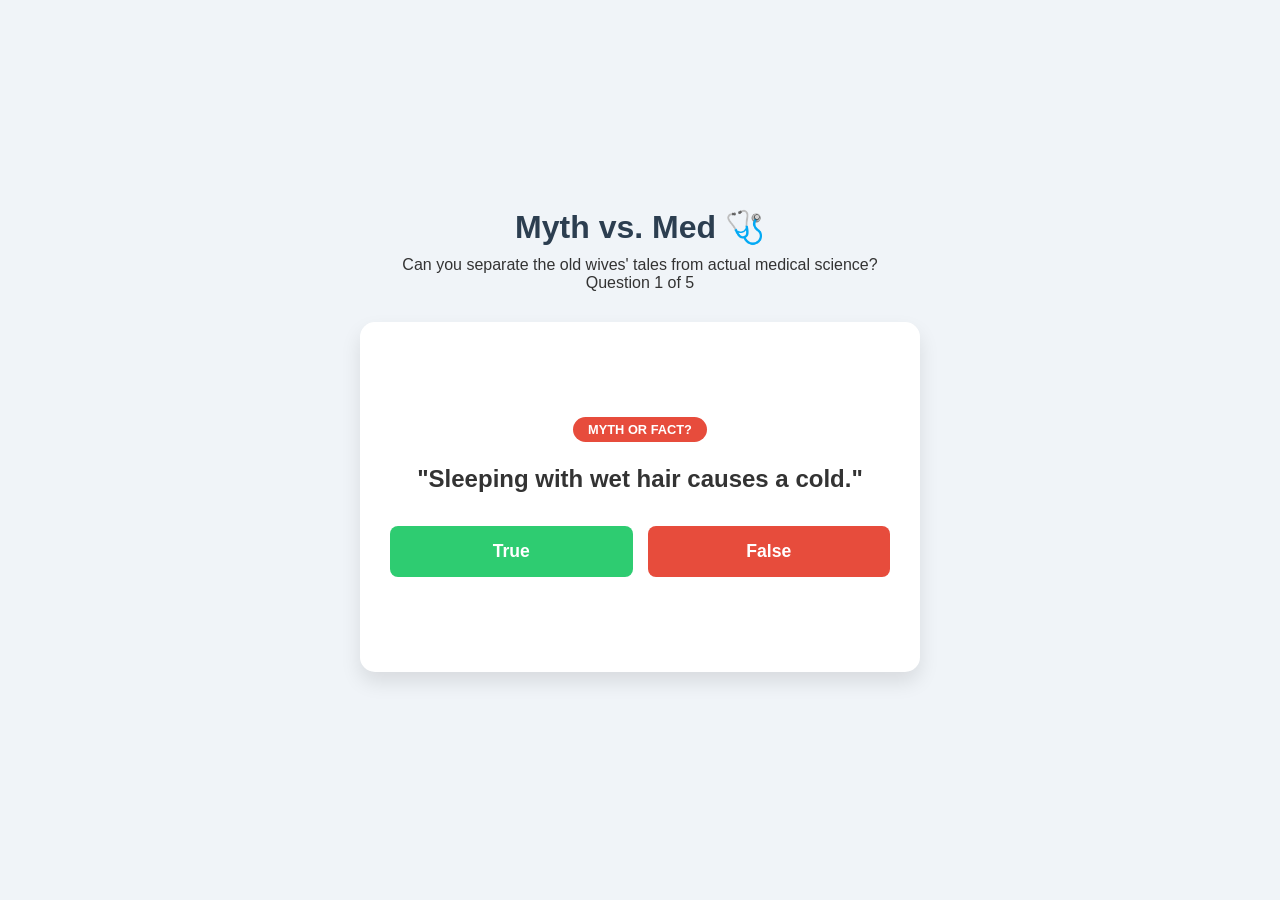
<file: index.html>
<!DOCTYPE html>
<html lang="en">
<head>
    <meta charset="UTF-8">
    <meta name="viewport" content="width=device-width, initial-scale=1.0">
    <title>Myth vs. Med</title>
    <link rel="stylesheet" href="style.css">
</head>
<body>
    <div class="app-container">
        <header>
            <h1>Myth vs. Med 🩺</h1>
            <p>Can you separate the old wives' tales from actual medical science?</p>
            <div id="progress">Question 1 of 5</div>
        </header>

        <!-- 3D Flip Card Container -->
        <div class="card-container" id="card-container">
            <div class="card-inner" id="card-inner">
                
                <!-- Front of Card: The Myth -->
                <div class="card-front">
                    <span class="badge">Myth or Fact?</span>
                    <h2 id="myth-text">Loading myth...</h2>
                    <div class="button-group">
                        <button class="btn btn-true" onclick="checkAnswer(true)">True</button>
                        <button class="btn btn-false" onclick="checkAnswer(false)">False</button>
                    </div>
                </div>

                <!-- Back of Card: The Medical Science -->
                <div class="card-back">
                    <h2 id="result-title">Result</h2>
                    <p id="med-explanation">Explanation goes here...</p>
                    <button class="btn btn-next" onclick="nextQuestion()" id="next-btn">Next Question</button>
                </div>

            </div>
        </div>

        <div id="final-score-container" class="hidden">
            <h2>Quiz Complete! 🎉</h2>
            <p id="final-score-text"></p>
            <button class="btn" onclick="restartQuiz()">Try Again</button>
        </div>
    </div>

    <script src="script.js"></script>
</body>
</html>
</file>
<file: style.css>
* {
    box-sizing: border-box;
    margin: 0;
    padding: 0;
    font-family: 'Segoe UI', Tahoma, Geneva, Verdana, sans-serif;
}

body {
    background-color: #f0f4f8;
    color: #333;
    display: flex;
    justify-content: center;
    align-items: center;
    height: 100vh;
}

.app-container {
    width: 100%;
    max-width: 600px;
    padding: 20px;
    text-align: center;
}

header {
    margin-bottom: 30px;
}

header h1 {
    color: #2c3e50;
    margin-bottom: 10px;
}

/* --- 3D Card Flip Logic --- */
.card-container {
    perspective: 1000px; /* Gives the 3D depth */
    width: 100%;
    height: 350px;
    margin-bottom: 20px;
}

.card-inner {
    position: relative;
    width: 100%;
    height: 100%;
    transition: transform 0.6s cubic-bezier(0.4, 0.2, 0.2, 1);
    transform-style: preserve-3d;
}

.card-container.is-flipped .card-inner {
    transform: rotateY(180deg);
}

.card-front, .card-back {
    position: absolute;
    width: 100%;
    height: 100%;
    backface-visibility: hidden; /* Hides the back side when turned */
    background: white;
    border-radius: 15px;
    padding: 30px;
    box-shadow: 0 10px 20px rgba(0,0,0,0.1);
    display: flex;
    flex-direction: column;
    justify-content: center;
    align-items: center;
}

.card-back {
    transform: rotateY(180deg);
    background: #e9ecef;
}

/* --- Typography & Buttons --- */
.badge {
    background: #e74c3c;
    color: white;
    padding: 5px 15px;
    border-radius: 20px;
    font-size: 0.8rem;
    font-weight: bold;
    margin-bottom: 20px;
    text-transform: uppercase;
}

h2 {
    font-size: 1.5rem;
    margin-bottom: 30px;
    line-height: 1.4;
}

.button-group {
    display: flex;
    gap: 15px;
    width: 100%;
}

.btn {
    flex: 1;
    padding: 15px;
    border: none;
    border-radius: 8px;
    font-size: 1.1rem;
    font-weight: bold;
    cursor: pointer;
    transition: all 0.3s ease;
}

.btn-true { background: #2ecc71; color: white; }
.btn-true:hover { background: #27ae60; }
.btn-false { background: #e74c3c; color: white; }
.btn-false:hover { background: #c0392b; }
.btn-next { background: #3498db; color: white; margin-top: 20px;}
.btn-next:hover { background: #2980b9; }

.hidden { display: none; }
</file>
